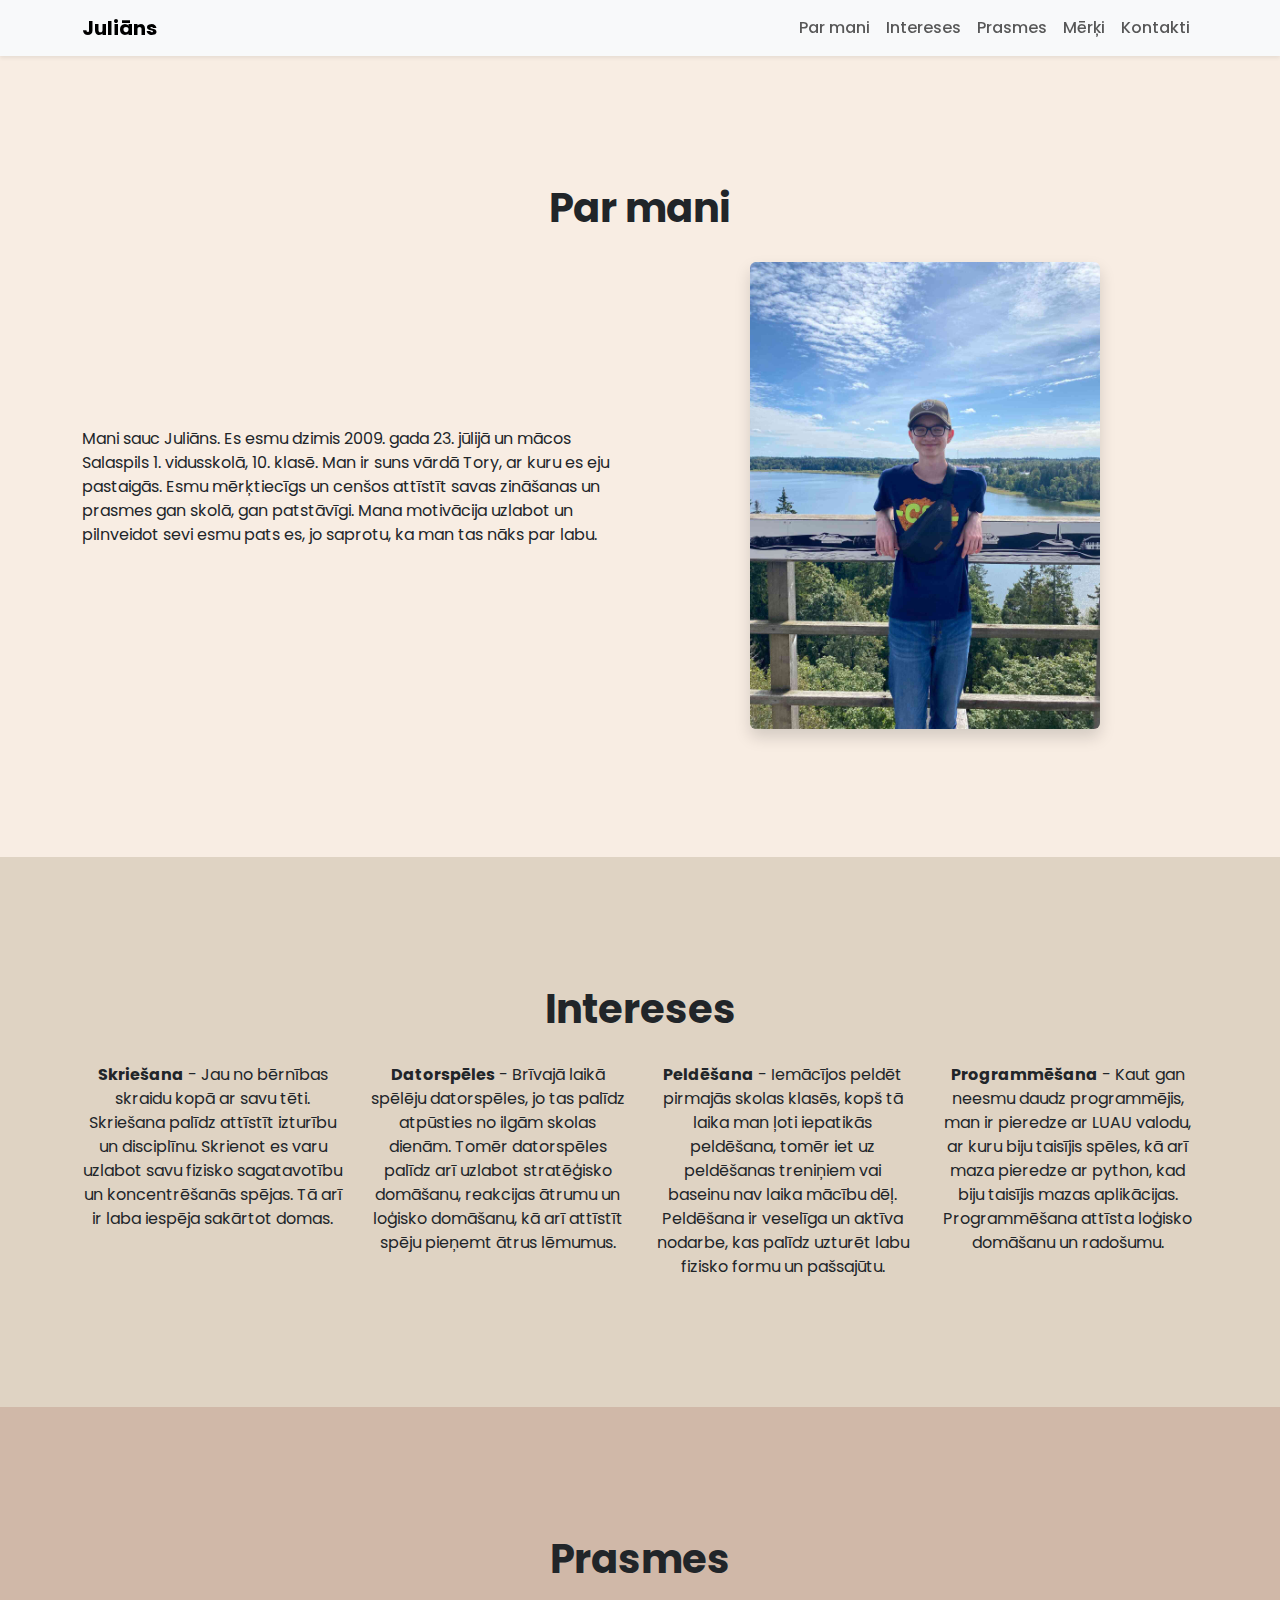
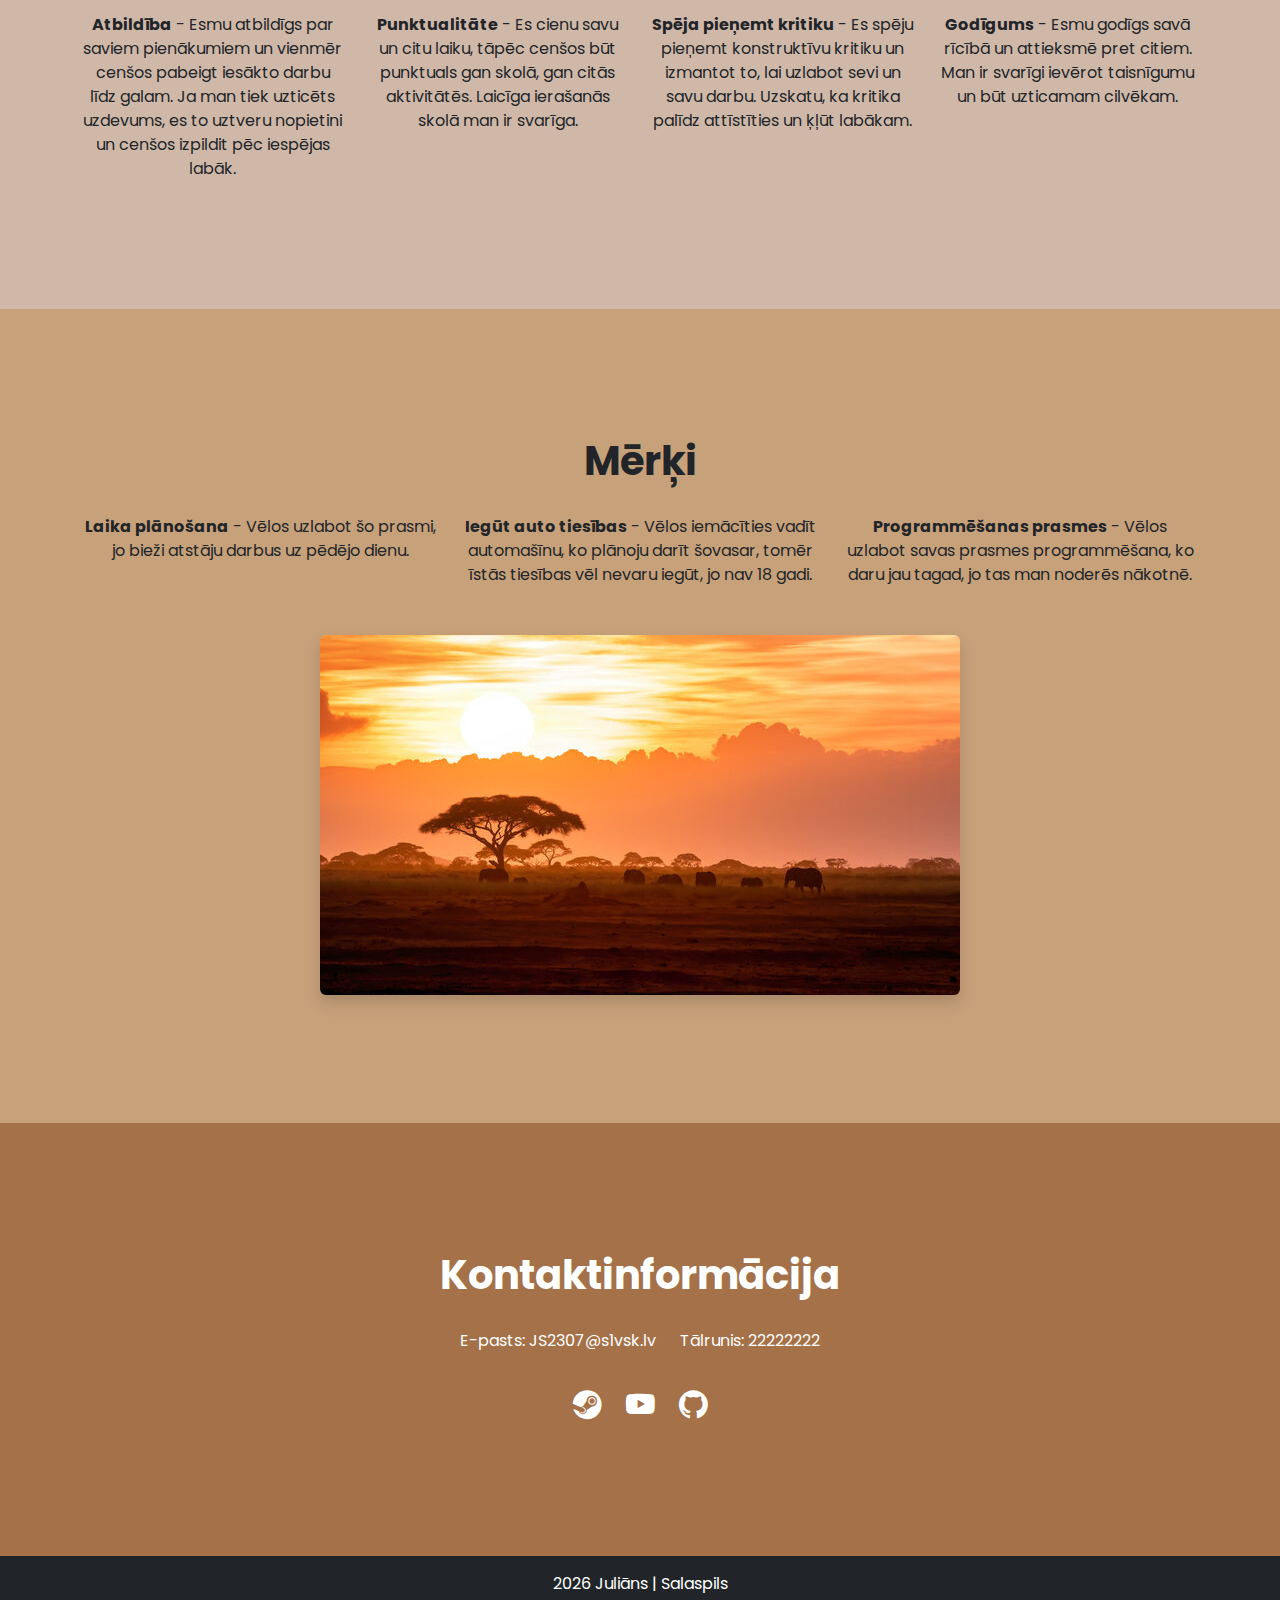
<file: index.html>
<!DOCTYPE html>
<html lang="lv">
<head>
    <meta charset="UTF-8">
    <meta name="viewport" content="width=device-width, initial-scale=1.0">
    <title>Portfolio</title>
    <link href="https://cdn.jsdelivr.net/npm/bootstrap@5.3.2/dist/css/bootstrap.min.css" rel="stylesheet">
    <link rel="stylesheet" href="https://cdn.jsdelivr.net/npm/bootstrap-icons@1.11.1/font/bootstrap-icons.css">
    <link href="https://fonts.googleapis.com/css2?family=Poppins:wght@300;500;700&display=swap" rel="stylesheet">
    <link rel="stylesheet" href="stils.css">
</head>
<body>

<!-- galvene sakas -->
<nav class="navbar navbar-expand-lg bg-light sticky-top shadow-sm">
  <div class="container">
    <a class="navbar-brand fw-bold" href="#">Juliāns</a>
    <button class="navbar-toggler" type="button" data-bs-toggle="collapse" data-bs-target="#navbarNav">
      <span class="navbar-toggler-icon"></span>
    </button>

    <div class="collapse navbar-collapse justify-content-end" id="navbarNav">
      <ul class="navbar-nav">
        <li class="nav-item"><a class="nav-link" href="#parmani">Par mani</a></li>
        <li class="nav-item"><a class="nav-link" href="#intereses">Intereses</a></li>
        <li class="nav-item"><a class="nav-link" href="#prasmes">Prasmes</a></li>
        <li class="nav-item"><a class="nav-link" href="#merki">Mērķi</a></li>
        <li class="nav-item"><a class="nav-link" href="#kontakti">Kontakti</a></li>
      </ul>
    </div>
  </div>
</nav>

<!-- pirma sadala -->
<section id="parmani" class="sekcija1">
  <div class="container py-5">
    <h1 class="text-center">Par mani</h1>
    <div class="row align-items-center mt-4">
      <div class="col-12 col-md-6">
          <p>
            Mani sauc Juliāns. Es esmu dzimis 2009. gada 23. jūlijā un mācos Salaspils 1. vidusskolā, 10. klasē. Man ir suns vārdā Tory, ar kuru es eju pastaigās. Esmu mērķtiecīgs un cenšos attīstīt savas zināšanas un prasmes gan skolā, gan patstāvīgi. Mana motivācija uzlabot un pilnveidot sevi esmu pats es, jo saprotu, ka man tas nāks par labu.
          </p>
      </div>
      <div class="col-12 col-md-6 text-center">
          <img src="manabilde.jpg" class="img-fluid rounded shadow" width="350px" height="550px">
      </div>
    </div>
  </div>
</section>

<!-- otra sadala -->
<section id="intereses" class="sekcija2">
  <div class="container py-5">
    <h1 class="text-center">Intereses</h1>
    <div class="row text-center mt-4">
      <div class="col-12 col-md-3"><b>Skriešana</b> - Jau no bērnības skraidu kopā ar savu tēti. Skriešana palīdz attīstīt izturību un disciplīnu. Skrienot es varu uzlabot savu fizisko sagatavotību un koncentrēšanās spējas. Tā arī ir laba iespēja sakārtot domas.</div>
      <div class="col-12 col-md-3"><b>Datorspēles</b> - Brīvajā laikā spēlēju datorspēles, jo tas palīdz atpūsties no ilgām skolas dienām. Tomēr datorspēles palīdz arī uzlabot stratēģisko domāšanu, reakcijas ātrumu un loģisko domāšanu, kā arī attīstīt spēju pieņemt ātrus lēmumus.</div>
      <div class="col-12 col-md-3"><b>Peldēšana</b> - Iemācījos peldēt pirmajās skolas klasēs, kopš tā laika man ļoti iepatikās peldēšana, tomēr iet uz peldēšanas treniņiem vai baseinu nav laika mācību dēļ. Peldēšana ir veselīga un aktīva nodarbe, kas palīdz uzturēt labu fizisko formu un pašsajūtu.</div>
      <div class="col-12 col-md-3"><b>Programmēšana</b> - Kaut gan neesmu daudz programmējis, man ir pieredze ar LUAU valodu, ar kuru biju taisījis spēles, kā arī maza pieredze ar python, kad biju taisījis mazas aplikācijas. Programmēšana attīsta loģisko domāšanu un radošumu.</div>
    </div>
  </div>
</section>

<!-- tresa sadala -->
<section id="prasmes" class="sekcija3">
  <div class="container py-5">
    <h1 class="text-center">Prasmes</h1>
    <div class="row text-center mt-4">
      <div class="col-12 col-md-3"><b>Atbildība</b> - Esmu atbildīgs par saviem pienākumiem un vienmēr cenšos pabeigt iesākto darbu līdz galam. Ja man tiek uzticēts uzdevums, es to uztveru nopietini un cenšos izpildit pēc iespējas labāk.</div>
      <div class="col-12 col-md-3"><b>Punktualitāte</b> - Es cienu savu un citu laiku, tāpēc cenšos būt punktuals gan skolā, gan citās aktivitātēs. Laicīga ierašanās skolā man ir svarīga.</div>
      <div class="col-12 col-md-3"><b>Spēja pieņemt kritiku</b> - Es spēju pieņemt konstruktīvu kritiku un izmantot to, lai uzlabot sevi un savu darbu. Uzskatu, ka kritika palīdz attīstīties un ķļūt labākam.</div>
      <div class="col-12 col-md-3"><b>Godīgums</b> - Esmu godīgs savā rīcībā un attieksmē pret citiem. Man ir svarīgi ievērot taisnīgumu un būt uzticamam cilvēkam.</div>
    </div>
  </div>
</section>

<!-- ceturta sadala -->
<section id="merki" class="sekcija4">
  <div class="container py-5">
    <h1 class="text-center">Mērķi</h1>
    <div class="row text-center mt-4">
      <div class="col-12 col-md-4"><b>Laika plānošana</b> - Vēlos uzlabot šo prasmi, jo bieži atstāju darbus uz pēdējo dienu.</div>
      <div class="col-12 col-md-4"><b>Iegūt auto tiesības</b> - Vēlos iemācīties vadīt automašīnu, ko plānoju darīt šovasar, tomēr īstās tiesības vēl nevaru iegūt, jo nav 18 gadi.</div>
      <div class="col-12 col-md-4"><b>Programmēšanas prasmes</b> - Vēlos uzlabot savas prasmes programmēšana, ko daru jau tagad, jo tas man noderēs nākotnē.</div>
    </div>
    <div class="row mt-5">
      <div class="col-12 text-center">
          <img src="savanna.png" class="img-fluid rounded shadow">
      </div>
    </div>
  </div>
</section>

<!-- piekta sadala -->
<section id="kontakti" class="sekcija5">
  <div class="container py-5 text-center">
    <h1>Kontaktinformācija</h1>
    <div class="row justify-content-center mt-3">
      <div class="col-auto">
        <p>E-pasts: JS2307@s1vsk.lv</p>
      </div>
      <div class="col-auto">
        <p>Tālrunis: 22222222</p>
      </div>
    </div>
    <div class="ikonas mt-3">
      <a href="https://steamcommunity.com/profiles/76561199369034783/" target="_blank"><i class="bi bi-steam"></i></a>
      <a href="https://www.youtube.com/@joutubman" target="_blank"><i class="bi bi-youtube"></i></a>
      <a href="https://github.com/JS2307s1vsk" target="_blank"><i class="bi bi-github"></i></a>
    </div>
  </div>
</section>

<!-- kajene -->
<footer class="text-center py-3 bg-dark text-white">
   2026 Juliāns | Salaspils
</footer>

<script src="https://cdn.jsdelivr.net/npm/bootstrap@5.3.2/dist/js/bootstrap.bundle.min.js"></script>
</body>
</html>
</file>
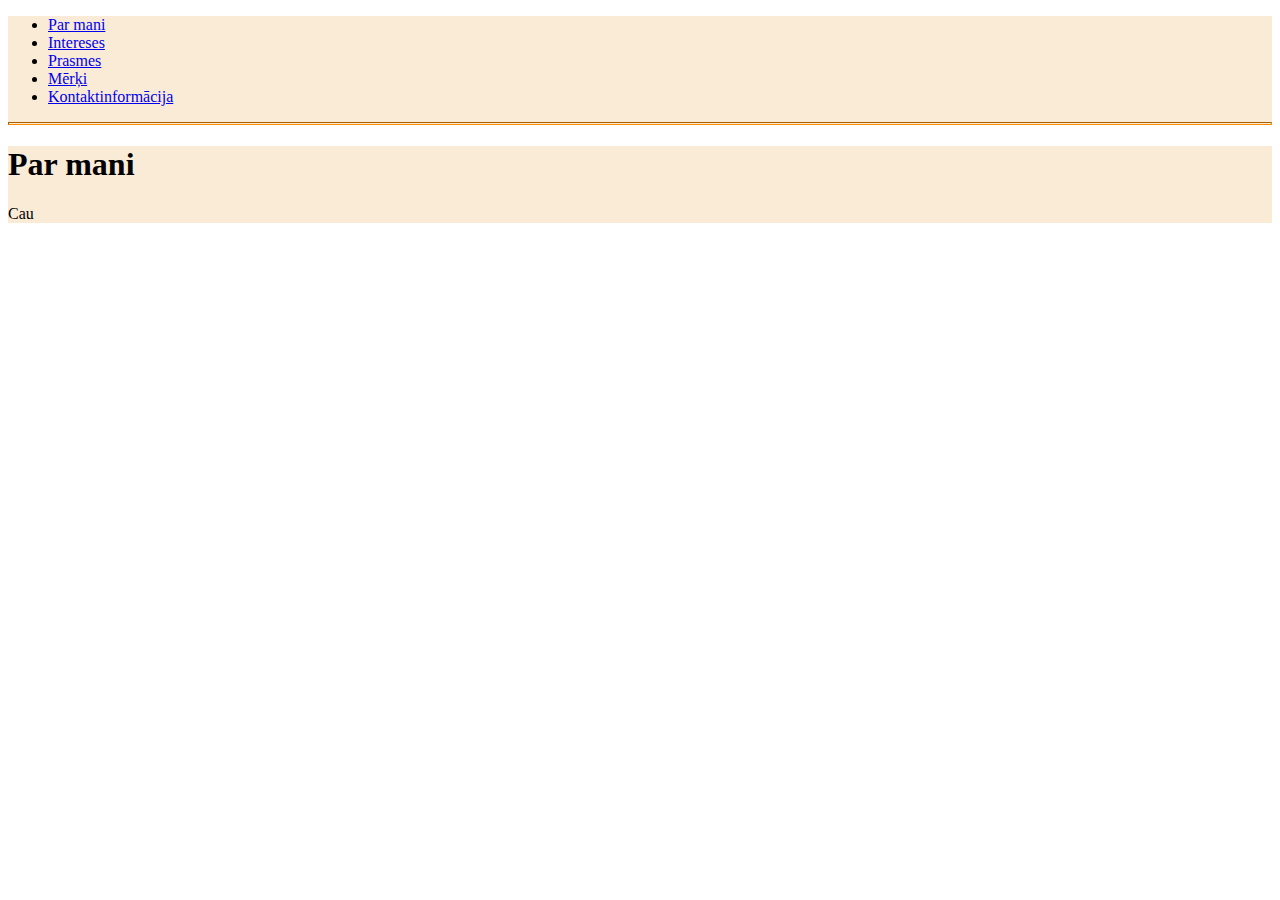
<file: ProjektaDarbs/index.html>
<!DOCTYPE html>
<html lang="lv">
<head>
    <meta charset="UTF-8">
    <meta name="viewport" content="width=device-width, initial-scale=1.0">
    <title>Portfolio</title>
    <link href="https://cdn.jsdelivr.net/npm/bootstrap@5.3.8/dist/css/bootstrap.min.css" rel="stylesheet" integrity="sha384-sRIl4kxILFvY47J16cr9ZwB07vP4J8+LH7qKQnuqkuIAvNWLzeN8tE5YBujZqJLB" crossorigin="anonymous">
    <link rel="stylesheet" href="stils.css">
</head>
<body>
    <!-- galvene sakas -->
    <div class="container"> 
        <header class="d-flex justify-content-center py-3"> 
            <ul class="nav nav-pills"> 
                <li class="nav-item">
                    <a href="#" class="nav-link" aria-current="page">Par mani</a>
                </li> 
                <li class="nav-item">
                    <a href="#" class="nav-link">Intereses</a>
                </li> 
                <li class="nav-item">
                    <a href="#" class="nav-link">Prasmes</a>
                </li> 
                <li class="nav-item"><a href="#" class="nav-link">Mērķi</a>
                </li> 
                <li class="nav-item"><a href="#" class="nav-link">Kontaktinformācija</a>
                </li>
            </ul>
        </header>
        <hr>
    </div>
    <!-- galvene beidzas -->
     <div class="container">
        <h1>Par mani</h1>
        <a>Cau</a>
     </div>
     
</body>
</html>
</file>
<file: stils.css>
body {
  font-family: 'Poppins', sans-serif;
}

h1 {
  font-weight: 700;
  margin-bottom: 30px;
}

section {
  padding: 80px 0;
}

/* sekciju krasas */
.sekcija1 { background-color: #f8ede3; }
.sekcija2 { background-color: #dfd3c3; }
.sekcija3 { background-color: #d0b8a8; }
.sekcija4 { background-color: #c7a17a; }
.sekcija5 { background-color: #a47148; color: white; }

/* navigacija */
.nav-link {
  font-weight: 500;
}

.nav-link:hover {
  color: #a47148 !important;
}

/* ikonas */
.ikonas a {
  font-size: 1.8rem;
  margin: 0 10px;
  color: white;
  transition: 0.3s;
}

.ikonas a:hover {
  color: #000;
}
</file>
<file: ProjektaDarbs/stils.css>
.container {
    background-color: antiquewhite;
}

hr {
    display: flex;
    height: 1px;
    border: 1;
    border-color: rgb(255, 140, 0);
    margin: 1em 0;
    padding: 1;
}
</file>
